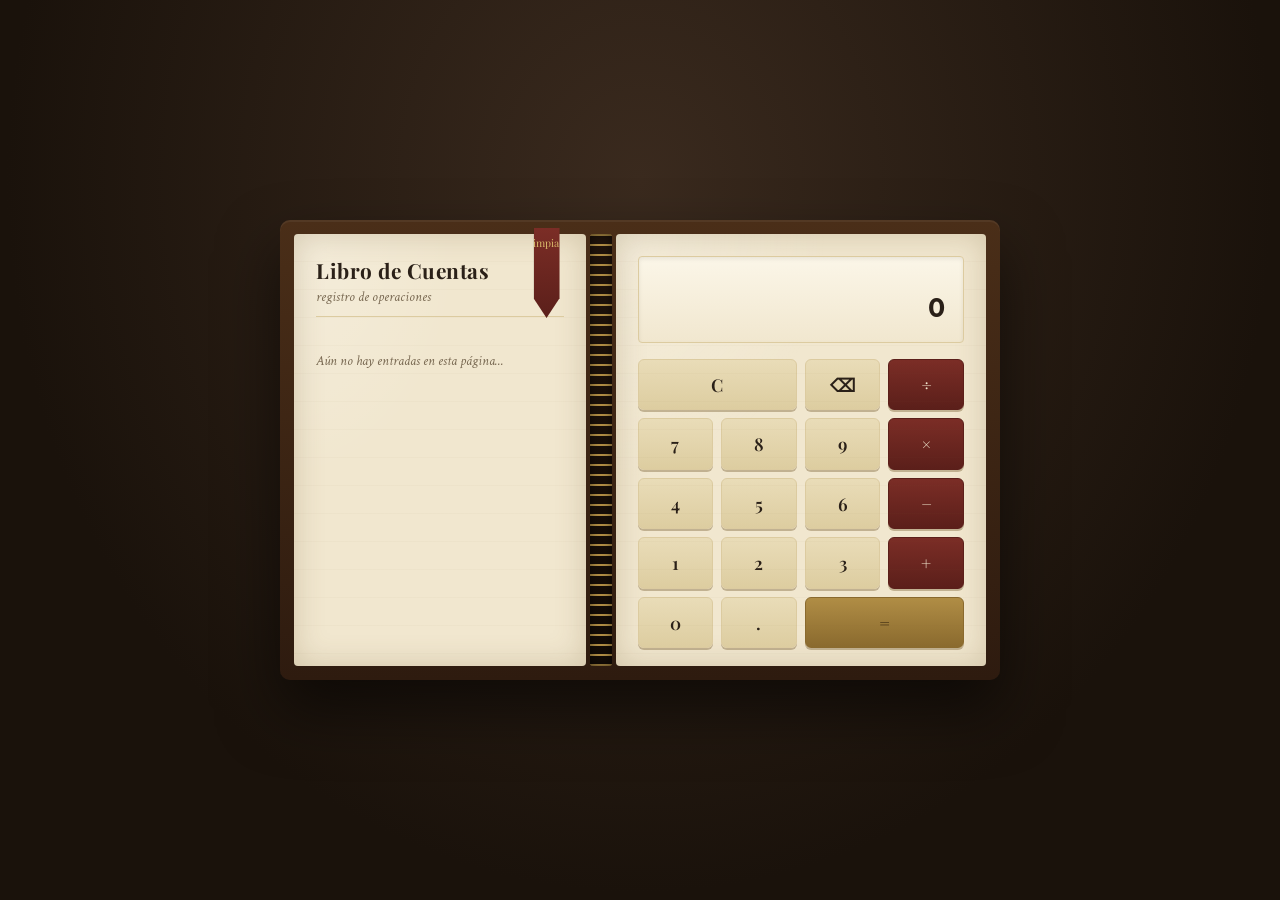
<file: src/index.html>
<!DOCTYPE html>
<html lang="en">
<head>
    <meta charset="UTF-8">
    <meta name="viewport" content="width=device-width, initial-scale=1.0">
    <title>El Libro de Cuentas — Calculadora</title>

        <link rel="preconnect" href="https://fonts.googleapis.com">
        <link href="https://fonts.googleapis.com/css2?family=Playfair+Display:wght@600;700;900&family=Courier+Prime:wght@400;700&family=Crimson+Text:ital,wght@0,400;0,600;1,400&display=swap"
        rel="stylesheet">

        <link rel="stylesheet" href="style.css">
</head>

<body>

    <div class="book">
        <!-- PÁGINA IZQUIERDA: el historial, como un libro mayor de cuentas -->
        <section class="page page-left">
            <div class="ribbon" id="ribbon" title="Tirar del marcador para borrar el historial">
                <span class="ribbon-label">limpiar</span>
            </div>
            <h1 class="page-title">Libro de Cuentas</h1>
            <p class="page-subtitle">registro de operaciones</p>
            <div class="history" id="history">
                <p class="empty-note">Aún no hay entradas en esta página...</p>
            </div>
        </section>

        <div class="spine"></div>

        <!-- PÁGINA DERECHA: el visor y las teclas -->
        <section class="page page-right">
            <div class="display-paper">
                <div class="expression" id="expression">&nbsp;</div>
                <div class="result" id="result">0</div>
            </div>

            <div class="keypad" id="keypad">
                <button class="key wide" data-action="clear">C</button>
                <button class="key" data-action="backspace">⌫</button>
                <button class="key op" data-action="operator" data-value="÷">÷</button>

                <button class="key" data-action="digit" data-value="7">7</button>
                <button class="key" data-action="digit" data-value="8">8</button>
                <button class="key" data-action="digit" data-value="9">9</button>
                <button class="key op" data-action="operator" data-value="×">×</button>

                <button class="key" data-action="digit" data-value="4">4</button>
                <button class="key" data-action="digit" data-value="5">5</button>
                <button class="key" data-action="digit" data-value="6">6</button>
                <button class="key op" data-action="operator" data-value="−">−</button>

                <button class="key" data-action="digit" data-value="1">1</button>
                <button class="key" data-action="digit" data-value="2">2</button>
                <button class="key" data-action="digit" data-value="3">3</button>
                <button class="key op" data-action="operator" data-value="+">+</button>

                <button class="key" data-action="digit" data-value="0">0</button>
                <button class="key" data-action="decimal">.</button>
                <button class="key equals" data-action="equals">=</button>
            </div>
        </section>
    </div>

    <script src="script.js"></script>
</body>

</html>
</file>
<file: src/style.css>
:root {
    --cover: #2e1b0f;
    --cover-hi: #4a2e18;
    --gold: #b08d45;
    --gold-soft: #d8b96a;
    --page: #f1e7cf;
    --page-shadow: #dccba0;
    --ink: #2a2018;
    --ink-faint: #7a6a53;
    --wax: #7b2d26;
    --wax-dark: #5b1f1a;
}

* {
    box-sizing: border-box;
}

body {
    margin: 0;
    min-height: 100vh;
    display: flex;
    align-items: center;
    justify-content: center;
    background:
        radial-gradient(ellipse at 50% 20%, #3a2a1e 0%, #1a120b 70%);
    font-family: 'Crimson Text', serif;
    padding: 40px 16px;
}

/* ============================================
     2) EL LIBRO — portada, lomo y perspectiva 3D
     ============================================ */
.book {
    position: relative;
    display: flex;
    width: min(720px, 94vw);
    min-height: 460px;
    background: linear-gradient(180deg, var(--cover-hi), var(--cover));
    border-radius: 10px;
    box-shadow:
        0 30px 60px rgba(0, 0, 0, .55),
        0 2px 0 rgba(255, 255, 255, .05) inset;
    padding: 14px;
    gap: 0;
}

.spine {
    width: 22px;
    background:
        repeating-linear-gradient(180deg,
            var(--gold) 0px, var(--gold) 2px,
            transparent 2px, transparent 10px),
        linear-gradient(180deg, #1f130b, #120b06);
    border-radius: 3px;
    box-shadow: inset 0 0 10px rgba(0, 0, 0, .6);
    flex-shrink: 0;
    margin: 0 4px;
}

.page {
    background:
        radial-gradient(ellipse at top left, rgba(255, 255, 255, .25), transparent 40%),
        var(--page);
    border-radius: 4px;
    padding: 22px 22px 18px;
    display: flex;
    flex-direction: column;
    position: relative;
    box-shadow: inset 0 0 30px rgba(120, 95, 50, .25);
}

.page-left {
    flex: 1 1 44%;
}

.page-right {
    flex: 1 1 56%;
}

/* textura sutil de papel */
.page::before {
    content: "";
    position: absolute;
    inset: 0;
    background-image: repeating-linear-gradient(transparent, transparent 27px, rgba(120, 95, 50, .06) 28px);
    pointer-events: none;
    border-radius: 4px;
}

/* ============================================
     3) PÁGINA IZQUIERDA — el "libro mayor" (historial)
     ============================================ */
.page-title {
    font-family: 'Playfair Display', serif;
    font-weight: 700;
    font-size: 1.3rem;
    color: var(--ink);
    margin: 0 0 4px;
    letter-spacing: .5px;
}

.page-subtitle {
    font-style: italic;
    color: var(--ink-faint);
    font-size: .85rem;
    margin: 0 0 14px;
    border-bottom: 1px solid var(--page-shadow);
    padding-bottom: 10px;
}

.ribbon {
    position: absolute;
    top: -6px;
    right: 26px;
    width: 26px;
    height: 90px;
    background: linear-gradient(180deg, var(--wax), var(--wax-dark));
    clip-path: polygon(0 0, 100% 0, 100% 78%, 50% 100%, 0 78%);
    cursor: pointer;
    box-shadow: 0 4px 8px rgba(0, 0, 0, .35);
    transition: transform .15s ease;
    z-index: 5;
}

.ribbon:hover {
    transform: translateY(3px);
}

.ribbon:active {
    transform: translateY(6px);
}

.ribbon-label {
    position: absolute;
    inset: 0;
    display: flex;
    align-items: flex-start;
    justify-content: center;
    padding-top: 8px;
    color: var(--gold-soft);
    font-size: .65rem;
    font-family: 'Playfair Display', serif;
}

.history {
    flex: 1;
    overflow-y: auto;
    padding-right: 4px;
    color: var(--ink);
}

.history::-webkit-scrollbar {
    width: 6px;
}

.history::-webkit-scrollbar-thumb {
    background: var(--page-shadow);
    border-radius: 3px;
}

.entry {
    font-size: .95rem;
    line-height: 1.5;
    margin-bottom: 10px;
    animation: inkIn .35s ease;
}

.entry .num {
    color: var(--ink-faint);
    font-style: italic;
    margin-right: 6px;
}

.entry .expr {
    color: var(--ink-faint);
}

.entry .eq {
    color: var(--wax);
    font-weight: 600;
}

.empty-note {
    color: var(--ink-faint);
    font-style: italic;
    font-size: .9rem;
    margin-top: 20px;
}

@keyframes inkIn {
    from {
        opacity: 0;
        transform: translateY(-4px);
    }

    to {
        opacity: 1;
        transform: translateY(0);
    }
}

/* ============================================
     4) PÁGINA DERECHA — visor + teclado
     ============================================ */
.display-paper {
    background: linear-gradient(180deg, #fbf6e8, var(--page));
    border: 1px solid var(--page-shadow);
    border-radius: 4px;
    padding: 14px 16px;
    margin-bottom: 16px;
    box-shadow: 0 2px 4px rgba(0, 0, 0, .08) inset;
    position: relative;
    min-height: 84px;
}

.expression {
    font-family: 'Courier Prime', monospace;
    color: var(--ink-faint);
    font-size: 1rem;
    min-height: 1.3em;
    text-align: right;
    letter-spacing: .5px;
}

.result {
    font-family: 'Courier Prime', monospace;
    font-weight: 700;
    color: var(--ink);
    font-size: 2rem;
    text-align: right;
    letter-spacing: 1px;
    word-break: break-all;
    transform-origin: right center;
}

/* el "sello de tinta" al presionar "=" */
.result.stamp {
    animation: stampIt .32s cubic-bezier(.36, 1.6, .4, 1);
}

@keyframes stampIt {
    0% {
        transform: scale(1.6) rotate(-4deg);
        opacity: 0;
        color: var(--wax);
    }

    60% {
        transform: scale(0.96) rotate(1deg);
        opacity: 1;
    }

    100% {
        transform: scale(1) rotate(0);
        color: var(--ink);
    }
}

.keypad {
    flex: 1;
    display: grid;
    grid-template-columns: repeat(4, 1fr);
    gap: 8px;
}

button.key {
    font-family: 'Playfair Display', serif;
    font-size: 1.1rem;
    font-weight: 600;
    color: var(--ink);
    background: linear-gradient(180deg, #e9dcb8, #ddcda0);
    border: 1px solid var(--page-shadow);
    border-radius: 6px;
    cursor: pointer;
    padding: 12px 0;
    box-shadow: 0 2px 0 rgba(120, 95, 50, .4);
    transition: transform .08s ease, box-shadow .08s ease;
}

button.key:hover {
    filter: brightness(1.04);
}

button.key:active {
    transform: translateY(2px);
    box-shadow: 0 0px 0 rgba(120, 95, 50, .4);
}

button.key.op {
    background: linear-gradient(180deg, var(--wax), var(--wax-dark));
    color: #f1e7cf;
    border-color: var(--wax-dark);
}

button.key.equals {
    grid-column: span 2;
    background: linear-gradient(180deg, var(--gold), #8a6a2e);
    color: #2a1c08;
    border-color: #8a6a2e;
}

button.key.wide {
    grid-column: span 2;
}

/* foco visible por teclado (accesibilidad) */
button.key:focus-visible {
    outline: 2px solid var(--wax);
    outline-offset: 2px;
}

/* ============================================
     5) RESPONSIVE — el libro se cierra en móvil
     ============================================ */
@media (max-width: 640px) {
    .book {
        flex-direction: column;
        min-height: auto;
    }

    .spine {
        width: auto;
        height: 14px;
        margin: 4px 0;
        background: repeating-linear-gradient(90deg,
                var(--gold) 0px, var(--gold) 2px, transparent 2px, transparent 10px),
            linear-gradient(90deg, #1f130b, #120b06);
    }

    .history {
        max-height: 140px;
    }
}
</file>
